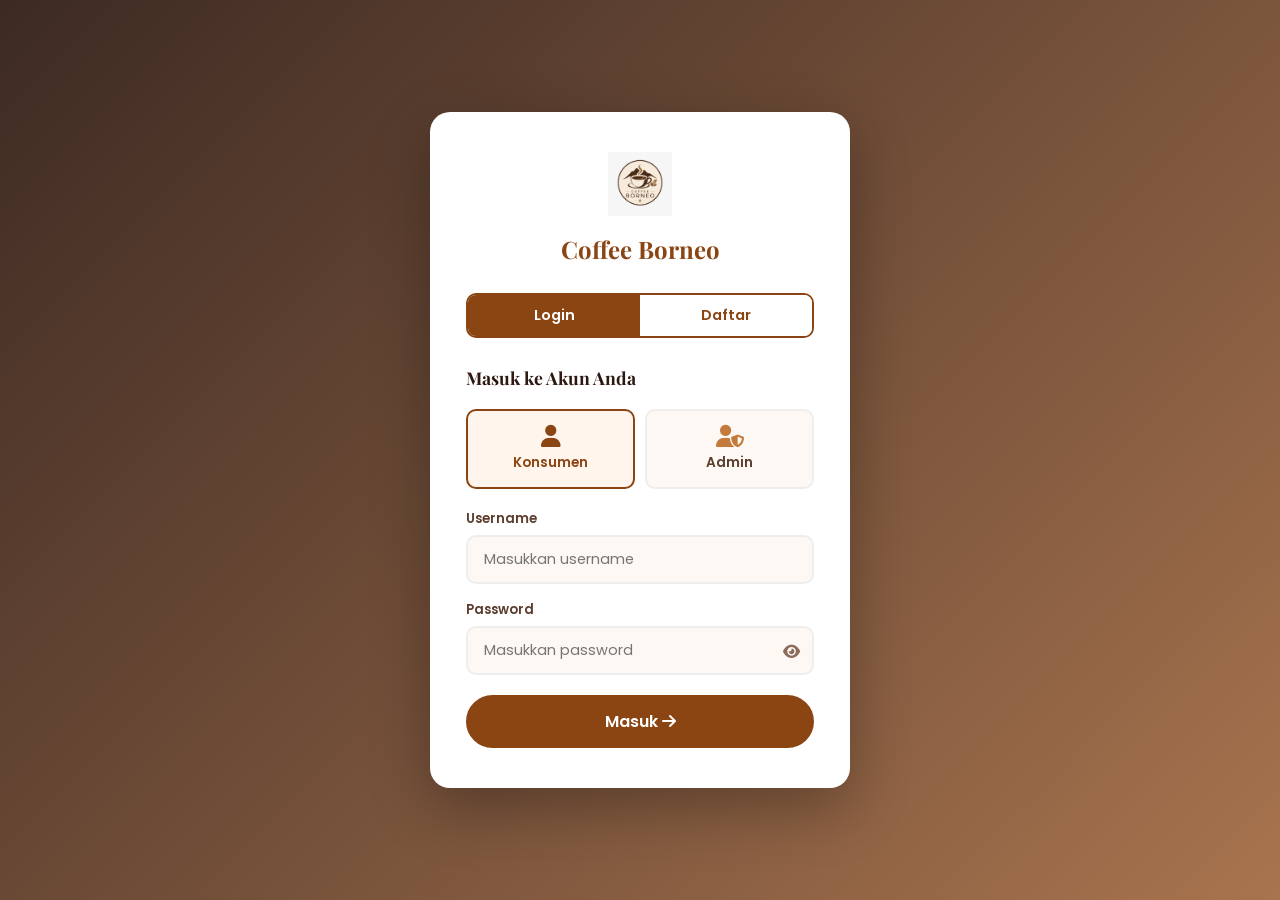
<file: CoffeeShop/admin.html>
<!DOCTYPE html>
<html lang="id">
<head>
  <meta charset="UTF-8" />
  <meta name="viewport" content="width=device-width, initial-scale=1.0" />
  <title>Admin Panel – Warung Ne'Cil</title>
  <link rel="stylesheet" href="assets/css/style.css" />
  <link href="https://fonts.googleapis.com/css2?family=Playfair+Display:wght@600;700&family=Poppins:wght@300;400;500;600&display=swap" rel="stylesheet" />
  <link rel="stylesheet" href="https://cdnjs.cloudflare.com/ajax/libs/font-awesome/6.5.0/css/all.min.css" />
  <style>
    body { background: var(--bg); min-height: 100vh; }

    /* TOPBAR */
    .admin-topbar {
      background: var(--primary); color: white;
      padding: 14px 32px; display: flex; align-items: center; justify-content: space-between;
      position: sticky; top: 0; z-index: 100; box-shadow: 0 2px 12px rgba(0,0,0,0.15);
    }
    .admin-topbar-brand { display: flex; align-items: center; gap: 12px; }
    .admin-topbar-brand img { height: 40px; }
    .admin-topbar-brand span { font-family: 'Playfair Display', serif; font-size: 1.2rem; }
    .admin-topbar-right { display: flex; align-items: center; gap: 16px; }
    .admin-user-info { display: flex; align-items: center; gap: 8px; font-size: 0.9rem; opacity: 0.9; }
    .topbar-logout {
      background: rgba(255,255,255,0.2); border: none; color: white;
      padding: 8px 16px; border-radius: 50px; cursor: pointer;
      font-family: 'Poppins', sans-serif; font-size: 0.85rem; font-weight: 600;
      display: flex; align-items: center; gap: 6px; transition: var(--transition);
    }
    .topbar-logout:hover { background: rgba(255,255,255,0.35); }

    /* LAYOUT */
    .admin-layout { display: grid; grid-template-columns: 260px 1fr; min-height: calc(100vh - 68px); }

    /* SIDEBAR */
    .admin-sidebar {
      background: var(--dark); color: white; padding: 24px 0;
      position: sticky; top: 68px; height: calc(100vh - 68px); overflow-y: auto;
    }
    .sidebar-section { padding: 0 16px; margin-bottom: 8px; }
    .sidebar-label { font-size: 0.7rem; letter-spacing: 2px; text-transform: uppercase; color: rgba(255,255,255,0.4); padding: 8px 12px 4px; }
    .sidebar-item {
      display: flex; align-items: center; gap: 12px;
      padding: 12px 16px; border-radius: var(--radius-sm); cursor: pointer;
      font-size: 0.9rem; color: rgba(255,255,255,0.75); transition: var(--transition);
      border: none; background: none; width: 100%; text-align: left; font-family: 'Poppins', sans-serif;
    }
    .sidebar-item:hover { background: rgba(255,255,255,0.08); color: white; }
    .sidebar-item.active { background: var(--primary); color: white; }
    .sidebar-item i { width: 18px; text-align: center; }

    /* MAIN CONTENT */
    .admin-main { padding: 32px; overflow-y: auto; }

    /* STATS CARDS */
    .stats-grid { display: grid; grid-template-columns: repeat(4, 1fr); gap: 20px; margin-bottom: 32px; }
    .stat-card {
      background: white; border-radius: var(--radius); padding: 24px;
      box-shadow: var(--shadow); display: flex; align-items: center; gap: 16px;
    }
    .stat-icon {
      width: 52px; height: 52px; border-radius: var(--radius-sm);
      display: flex; align-items: center; justify-content: center; font-size: 1.4rem;
    }
    .stat-icon.brown { background: #fff5ec; color: var(--primary); }
    .stat-icon.green { background: #e8f5e9; color: #2e7d32; }
    .stat-icon.blue { background: #e3f2fd; color: #1565c0; }
    .stat-icon.orange { background: #fff3e0; color: #e65100; }
    .stat-info span { font-size: 0.8rem; color: var(--text-light); display: block; margin-bottom: 4px; }
    .stat-info strong { font-size: 1.6rem; font-family: 'Playfair Display', serif; color: var(--dark); }

    /* PANEL SECTIONS */
    .panel-section { display: none; }
    .panel-section.active { display: block; }

    /* CARD */
    .content-card {
      background: white; border-radius: var(--radius); box-shadow: var(--shadow); overflow: hidden;
    }
    .content-card-header {
      padding: 20px 24px; border-bottom: 1px solid #eee;
      display: flex; align-items: center; justify-content: space-between;
    }
    .content-card-header h3 { font-size: 1.1rem; color: var(--dark); display: flex; align-items: center; gap: 10px; }
    .content-card-body { padding: 24px; }

    /* FORM GRID */
    .form-grid { display: grid; grid-template-columns: 1fr 1fr; gap: 16px; }
    .form-grid .full { grid-column: 1 / -1; }
    .field { margin-bottom: 0; }
    .field label { display: block; font-size: 0.82rem; font-weight: 600; color: var(--text); margin-bottom: 6px; }
    .field input, .field select, .field textarea {
      width: 100%; padding: 11px 14px; border: 2px solid #eee; border-radius: var(--radius-sm);
      font-family: 'Poppins', sans-serif; font-size: 0.9rem; color: var(--dark);
      background: var(--bg); transition: var(--transition);
    }
    .field input:focus, .field select:focus, .field textarea:focus { outline: none; border-color: var(--primary); background: white; }
    .form-actions { display: flex; gap: 10px; margin-top: 20px; }

    /* MENU TABLE */
    .menu-toolbar {
      padding: 16px 24px; border-bottom: 1px solid #eee;
      display: flex; align-items: center; gap: 12px; flex-wrap: wrap;
    }
    .menu-cat-tabs { display: flex; gap: 8px; }
    .cat-tab {
      padding: 8px 18px; border-radius: 50px; border: 2px solid #eee;
      background: transparent; cursor: pointer; font-size: 0.85rem; font-weight: 600;
      font-family: 'Poppins', sans-serif; color: var(--text-light); transition: var(--transition);
    }
    .cat-tab.active, .cat-tab:hover { background: var(--primary); border-color: var(--primary); color: white; }
    .search-input-wrap { position: relative; flex: 1; min-width: 200px; }
    .search-input-wrap i { position: absolute; left: 12px; top: 50%; transform: translateY(-50%); color: var(--text-light); }
    .search-input-wrap input {
      width: 100%; padding: 10px 14px 10px 36px; border: 2px solid #eee; border-radius: var(--radius-sm);
      font-family: 'Poppins', sans-serif; font-size: 0.88rem; background: var(--bg);
    }
    .search-input-wrap input:focus { outline: none; border-color: var(--primary); background: white; }
    .filter-select {
      padding: 10px 14px; border: 2px solid #eee; border-radius: var(--radius-sm);
      font-family: 'Poppins', sans-serif; font-size: 0.88rem; background: var(--bg); cursor: pointer;
    }
    .filter-select:focus { outline: none; border-color: var(--primary); }

    .menu-table { width: 100%; border-collapse: collapse; }
    .menu-table th {
      text-align: left; padding: 12px 16px; font-size: 0.78rem; font-weight: 600;
      letter-spacing: 1px; text-transform: uppercase; color: var(--text-light);
      background: var(--bg); border-bottom: 2px solid #eee;
    }
    .menu-table td { padding: 14px 16px; border-bottom: 1px solid #f5f5f5; vertical-align: middle; }
    .menu-table tr:last-child td { border-bottom: none; }
    .menu-table tr:hover td { background: #fafafa; }
    .table-img { width: 48px; height: 48px; border-radius: 8px; object-fit: cover; }
    .table-name { font-weight: 600; font-size: 0.9rem; color: var(--dark); }
    .table-desc { font-size: 0.78rem; color: var(--text-light); margin-top: 2px; max-width: 220px; white-space: nowrap; overflow: hidden; text-overflow: ellipsis; }
    .cat-badge {
      display: inline-flex; align-items: center; gap: 4px;
      padding: 4px 10px; border-radius: 20px; font-size: 0.75rem; font-weight: 600;
    }
    .cat-badge.minuman { background: #e3f2fd; color: #1565c0; }
    .cat-badge.makanan { background: #fff3e0; color: #e65100; }
    .price-text { font-weight: 700; color: var(--primary); font-size: 0.9rem; }
    .badge-pill {
      display: inline-block; padding: 3px 8px; border-radius: 20px;
      font-size: 0.7rem; font-weight: 600; background: var(--primary); color: white;
    }
    .action-btns { display: flex; gap: 6px; }
    .btn-edit, .btn-delete {
      width: 32px; height: 32px; border-radius: 6px; border: none; cursor: pointer;
      display: flex; align-items: center; justify-content: center; font-size: 0.85rem;
      transition: var(--transition);
    }
    .btn-edit { background: #e3f2fd; color: #1565c0; }
    .btn-edit:hover { background: #1565c0; color: white; }
    .btn-delete { background: #fdecea; color: #c62828; }
    .btn-delete:hover { background: #c62828; color: white; }

    /* ADD BUTTON */
    .btn-add {
      display: inline-flex; align-items: center; gap: 8px;
      padding: 10px 20px; background: var(--primary); color: white;
      border: none; border-radius: var(--radius-sm); cursor: pointer;
      font-family: 'Poppins', sans-serif; font-size: 0.88rem; font-weight: 600;
      transition: var(--transition);
    }
    .btn-add:hover { background: var(--primary-dark); }

    /* MODAL FORM */
    .modal-overlay {
      position: fixed; inset: 0; background: rgba(0,0,0,0.5);
      z-index: 500; opacity: 0; pointer-events: none; transition: var(--transition);
    }
    .modal-overlay.active { opacity: 1; pointer-events: all; }
    .modal-box {
      position: fixed; top: 50%; left: 50%; transform: translate(-50%, -60%);
      width: 90%; max-width: 560px; background: white; border-radius: var(--radius);
      z-index: 501; opacity: 0; pointer-events: none;
      transition: var(--transition); box-shadow: 0 20px 60px rgba(0,0,0,0.25);
      max-height: 90vh; overflow-y: auto;
    }
    .modal-box.open { opacity: 1; pointer-events: all; transform: translate(-50%, -50%); }
    .modal-header {
      padding: 20px 24px; border-bottom: 1px solid #eee;
      display: flex; justify-content: space-between; align-items: center;
      position: sticky; top: 0; background: white; z-index: 1;
    }
    .modal-header h3 { font-size: 1.1rem; color: var(--dark); }
    .modal-close { background: none; border: none; font-size: 1.2rem; cursor: pointer; color: var(--text-light); transition: var(--transition); }
    .modal-close:hover { color: var(--primary); }
    .modal-body { padding: 24px; }

    /* USERS TABLE */
    .user-role-badge {
      display: inline-flex; align-items: center; gap: 4px;
      padding: 4px 10px; border-radius: 20px; font-size: 0.75rem; font-weight: 600;
    }
    .user-role-badge.admin { background: #fce4ec; color: #c62828; }
    .user-role-badge.konsumen { background: #e8f5e9; color: #2e7d32; }
    .status-badge {
      display: inline-flex; align-items: center; gap: 4px;
      padding: 4px 10px; border-radius: 20px; font-size: 0.75rem; font-weight: 600;
    }
    .status-badge.aktif { background: #e8f5e9; color: #2e7d32; }
    .status-badge.diblokir { background: #fdecea; color: #c62828; }
    .btn-block { background: #fff3e0; color: #e65100; }
    .btn-block:hover { background: #e65100; color: white; }
    .btn-unblock { background: #e8f5e9; color: #2e7d32; }
    .btn-unblock:hover { background: #2e7d32; color: white; }

    /* EMPTY STATE */
    .empty-state { text-align: center; padding: 60px 20px; color: var(--text-light); }
    .empty-state i { font-size: 3rem; opacity: 0.3; display: block; margin-bottom: 12px; }

    /* TOAST */
    .toast {
      position: fixed; bottom: 32px; left: 50%; transform: translateX(-50%) translateY(100px);
      background: var(--dark); color: white; padding: 14px 28px; border-radius: 50px;
      font-size: 0.9rem; z-index: 9999; transition: var(--transition); opacity: 0;
      display: flex; align-items: center; gap: 10px;
    }
    .toast.show { transform: translateX(-50%) translateY(0); opacity: 1; }

    /* CONFIRM DIALOG */
    .confirm-overlay {
      position: fixed; inset: 0; background: rgba(0,0,0,0.5);
      z-index: 600; opacity: 0; pointer-events: none; transition: var(--transition);
    }
    .confirm-overlay.active { opacity: 1; pointer-events: all; }
    .confirm-box {
      position: fixed; top: 50%; left: 50%; transform: translate(-50%, -60%);
      width: 90%; max-width: 360px; background: white; border-radius: var(--radius);
      z-index: 601; opacity: 0; pointer-events: none;
      transition: var(--transition); box-shadow: 0 20px 60px rgba(0,0,0,0.25);
      padding: 32px 28px; text-align: center;
    }
    .confirm-box.open { opacity: 1; pointer-events: all; transform: translate(-50%, -50%); }
    .confirm-box i { font-size: 2.5rem; color: #e53935; margin-bottom: 16px; display: block; }
    .confirm-box h4 { font-size: 1.1rem; color: var(--dark); margin-bottom: 8px; }
    .confirm-box p { font-size: 0.88rem; color: var(--text-light); margin-bottom: 24px; }
    .confirm-btns { display: flex; gap: 10px; justify-content: center; }
    .btn-cancel-confirm {
      padding: 10px 24px; border: 2px solid #eee; border-radius: 50px;
      background: none; cursor: pointer; font-family: 'Poppins', sans-serif; font-weight: 600;
      transition: var(--transition);
    }
    .btn-cancel-confirm:hover { border-color: #aaa; }
    .btn-confirm-delete {
      padding: 10px 24px; background: #e53935; color: white; border: none; border-radius: 50px;
      cursor: pointer; font-family: 'Poppins', sans-serif; font-weight: 600; transition: var(--transition);
    }
    .btn-confirm-delete:hover { background: #c62828; }

    @media (max-width: 900px) {
      .admin-layout { grid-template-columns: 1fr; }
      .admin-sidebar { position: static; height: auto; display: flex; flex-wrap: wrap; padding: 12px; gap: 4px; }
      .sidebar-label { display: none; }
      .stats-grid { grid-template-columns: 1fr 1fr; }
    }
    @media (max-width: 600px) {
      .stats-grid { grid-template-columns: 1fr; }
      .form-grid { grid-template-columns: 1fr; }
      .admin-main { padding: 16px; }
    }
  </style>
</head>
<body>

  <!-- TOPBAR -->
  <div class="admin-topbar">
    <div class="admin-topbar-brand">
      <img src="assets/img/Logo2.png" alt="Logo">
      <span>Admin Panel</span>
    </div>
    <div class="admin-topbar-right">
      <div style="position:relative" id="adminUserWrap">
        <div class="admin-user-info" onclick="toggleAdminDropdown()" id="adminUserInfo" style="cursor:pointer;padding:6px 12px;border-radius:50px;transition:var(--transition)">
          <i class="fas fa-user-shield"></i>
          <span id="adminUserName">Admin</span>
          <i class="fas fa-chevron-down" style="font-size:0.7rem;opacity:0.7;margin-left:4px"></i>
        </div>
        <div class="user-dropdown" id="adminDropdown">
          <div class="dropdown-info">
            <span>Login sebagai</span>
            <strong id="adminDropdownName"></strong>
          </div>
          <button class="dropdown-item" onclick="openAcctModal(); closeAdminDropdown()">
            <i class="fas fa-user-cog"></i> Pengaturan Akun
          </button>
          <div class="dropdown-divider"></div>
          <button class="dropdown-item danger" onclick="logout()">
            <i class="fas fa-sign-out-alt"></i> Logout
          </button>
        </div>
      </div>
    </div>
  </div>

  <div class="admin-layout">
    <!-- SIDEBAR -->
    <aside class="admin-sidebar">
      <div class="sidebar-section">
        <div class="sidebar-label">Menu</div>
        <button class="sidebar-item active" onclick="showSection('dashboard', this)">
          <i class="fas fa-chart-pie"></i> Dashboard
        </button>
        <button class="sidebar-item" onclick="showSection('menu', this)">
          <i class="fas fa-utensils"></i> Kelola Menu
        </button>
        <button class="sidebar-item" onclick="showSection('users', this)">
          <i class="fas fa-users"></i> Data Pengguna
        </button>
      </div>
    </aside>

    <!-- MAIN -->
    <main class="admin-main">

      <!-- DASHBOARD -->
      <div class="panel-section active" id="section-dashboard">
        <div class="stats-grid">
          <div class="stat-card">
            <div class="stat-icon brown"><i class="fas fa-utensils"></i></div>
            <div class="stat-info"><span>Total Menu</span><strong id="statTotal">0</strong></div>
          </div>
          <div class="stat-card">
            <div class="stat-icon blue"><i class="fas fa-mug-hot"></i></div>
            <div class="stat-info"><span>Minuman</span><strong id="statMinuman">0</strong></div>
          </div>
          <div class="stat-card">
            <div class="stat-icon orange"><i class="fas fa-cookie-bite"></i></div>
            <div class="stat-info"><span>Makanan</span><strong id="statMakanan">0</strong></div>
          </div>
          <div class="stat-card">
            <div class="stat-icon green"><i class="fas fa-users"></i></div>
            <div class="stat-info"><span>Pengguna</span><strong id="statUsers">0</strong></div>
          </div>
        </div>

        <div class="content-card">
          <div class="content-card-header">
            <h3><i class="fas fa-list"></i> Menu Terbaru</h3>
          </div>
          <div class="content-card-body" style="padding:0">
            <table class="menu-table" id="dashRecentTable"></table>
          </div>
        </div>
      </div>

      <!-- KELOLA MENU -->
      <div class="panel-section" id="section-menu">
        <div class="content-card">
          <div class="content-card-header">
            <h3><i class="fas fa-utensils"></i> Daftar Menu (<span id="menuCountBadge">0</span>)</h3>
            <button class="btn-add" onclick="openMenuModal()">
              <i class="fas fa-plus"></i> Tambah Menu
            </button>
          </div>
          <div class="menu-toolbar">
            <div class="menu-cat-tabs">
              <button class="cat-tab active" id="tabAll">Semua</button>
              <button class="cat-tab" id="tabMinuman">☕ Minuman</button>
              <button class="cat-tab" id="tabMakanan">🍟 Makanan</button>
            </div>
            <div class="search-input-wrap">
              <i class="fas fa-search"></i>
              <input type="text" id="menuSearch" placeholder="Cari nama menu..." oninput="renderMenuTable()" />
            </div>
          </div>
          <div style="overflow-x:auto">
            <table class="menu-table" id="menuTable">
              <thead>
                <tr>
                  <th>Gambar</th>
                  <th>Nama Menu</th>
                  <th>Kategori</th>
                  <th>Harga</th>
                  <th>Badge</th>
                  <th>Aksi</th>
                </tr>
              </thead>
              <tbody id="menuTableBody"></tbody>
            </table>
          </div>
        </div>
      </div>

      <!-- DATA PENGGUNA -->
      <div class="panel-section" id="section-users">
        <div class="content-card">
          <div class="content-card-header">
            <h3><i class="fas fa-users"></i> Data Pengguna (<span id="userCountBadge">0</span>)</h3>
          </div>
          <div style="overflow-x:auto">
            <table class="menu-table" id="usersTable">
              <thead>
                <tr>
                  <th>Nama</th>
                  <th>Username</th>
                  <th>Role</th>
                  <th>Status</th>
                  <th>Aksi</th>
                </tr>
              </thead>
              <tbody id="usersTableBody"></tbody>
            </table>
          </div>
        </div>
      </div>

    </main>
  </div>

  <!-- MODAL TAMBAH/EDIT MENU -->
  <div class="modal-overlay" id="menuModalOverlay" onclick="closeMenuModal()"></div>
  <div class="modal-box" id="menuModal">
    <div class="modal-header">
      <h3 id="menuModalTitle">Tambah Menu Baru</h3>
      <button class="modal-close" onclick="closeMenuModal()"><i class="fas fa-times"></i></button>
    </div>
    <div class="modal-body">
      <input type="hidden" id="editId" />
      <div class="form-grid">
        <div class="field">
          <label>Nama Menu</label>
          <input type="text" id="fName" placeholder="Nama makanan/minuman" />
        </div>
        <div class="field">
          <label>Kategori</label>
          <select id="fCat">
            <option value="minuman">☕ Minuman</option>
            <option value="makanan">🍟 Makanan Ringan</option>
          </select>
        </div>
        <div class="field">
          <label>Harga (Rp)</label>
          <input type="number" id="fPrice" placeholder="Contoh: 15000" min="0" />
        </div>
        <div class="field">
          <label>Badge (opsional)</label>
          <input type="text" id="fBadge" placeholder="Contoh: Baru, Terlaris" />
        </div>
        <div class="field full">
          <label>Deskripsi</label>
          <input type="text" id="fDesc" placeholder="Deskripsi singkat menu" />
        </div>
        <div class="field full">
          <label>URL Gambar (opsional)</label>
          <input type="text" id="fImg" placeholder="https://..." />
        </div>
      </div>
      <div class="form-actions">
        <button class="btn-add" onclick="saveMenu()"><i class="fas fa-save"></i> Simpan</button>
        <button class="btn-cancel-confirm" onclick="closeMenuModal()">Batal</button>
      </div>
    </div>
  </div>

  <!-- CONFIRM DELETE -->
  <div class="confirm-overlay" id="confirmOverlay"></div>
  <div class="confirm-box" id="confirmBox">
    <i class="fas fa-trash-alt"></i>
    <h4>Hapus Menu?</h4>
    <p id="confirmMsg">Menu ini akan dihapus permanen.</p>
    <div class="confirm-btns">
      <button class="btn-cancel-confirm" onclick="closeConfirm()">Batal</button>
      <button class="btn-confirm-delete" onclick="doDelete()">Hapus</button>
    </div>
  </div>

  <!-- ACCOUNT MODAL -->
  <div class="acct-overlay" id="acctOverlay" onclick="closeAcctModal()"></div>
  <div class="acct-modal" id="acctModal">
    <div class="acct-header">
      <h3><i class="fas fa-user-cog"></i> Pengaturan Akun</h3>
      <button class="acct-close" onclick="closeAcctModal()"><i class="fas fa-times"></i></button>
    </div>
    <div class="acct-body">
      <div class="acct-avatar"><i class="fas fa-user-shield"></i></div>
      <div class="acct-name" id="acctName"></div>
      <div class="acct-role" id="acctRole"></div>
      <div class="acct-info-row"><i class="fas fa-user"></i> <span id="acctUsername"></span></div>
      <div class="acct-info-row"><i class="fas fa-shield-alt"></i> <span id="acctRoleInfo"></span></div>
    </div>
    <div class="acct-footer">
      <button class="btn-delete-acct" onclick="deleteAccount()">
        <i class="fas fa-trash-alt"></i> Hapus Akun Saya
      </button>
    </div>
  </div>

  <div class="toast" id="toast"></div>

  <script src="assets/js/admin.js"></script>
  <script>
    document.getElementById('adminDropdownName').textContent = JSON.parse(localStorage.getItem('wn_session')||'{}').name || '';
    function toggleAdminDropdown() {
      document.getElementById('adminDropdown').classList.toggle('open');
    }
    function closeAdminDropdown() {
      document.getElementById('adminDropdown').classList.remove('open');
    }
    document.addEventListener('click', e => {
      const wrap = document.getElementById('adminUserWrap');
      if (wrap && !wrap.contains(e.target)) closeAdminDropdown();
    });
  </script>
</body>
</html>
</file>
<file: CoffeeShop/assets/css/style.css>
/* ===== RESET & BASE ===== */
*, *::before, *::after { margin: 0; padding: 0; box-sizing: border-box; }

:root {
  --primary: #8B4513;
  --primary-dark: #6B3410;
  --primary-light: #C47A3A;
  --accent: #D4A853;
  --accent2: #E8C87A;
  --bg: #FDF8F3;
  --bg2: #F5EDE0;
  --dark: #2C1810;
  --dark2: #4A2C1A;
  --text: #5C3D2E;
  --text-light: #8B6B5A;
  --white: #FFFFFF;
  --shadow: 0 4px 20px rgba(139, 69, 19, 0.12);
  --shadow-hover: 0 8px 32px rgba(139, 69, 19, 0.22);
  --radius: 16px;
  --radius-sm: 8px;
  --transition: all 0.3s ease;
}

html { scroll-behavior: smooth; }
body { font-family: 'Poppins', sans-serif; background: var(--bg); color: var(--text); overflow-x: hidden; }

h1, h2, h3 { font-family: 'Playfair Display', serif; }
a { text-decoration: none; color: inherit; }

.container { max-width: 1200px; margin: 0 auto; padding: 0 24px; }

/* ===== NAVBAR ===== */
.navbar {
  position: fixed; top: 0; left: 0; right: 0; z-index: 1000;
  display: flex; align-items: center; justify-content: space-between;
  padding: 18px 48px;
  background: transparent;
  transition: var(--transition);
}
.navbar.scrolled {
  background: rgba(255, 248, 235, 0.97);
  backdrop-filter: blur(12px);
  padding: 12px 48px;
  box-shadow: var(--shadow);
}
.nav-brand {
  display: flex; align-items: center; gap: 10px;
  font-family: 'Playfair Display', serif;
  font-size: 1.5rem; font-weight: 700;
  color: var(--white);
  transition: var(--transition);
}
.navbar.scrolled .nav-brand { color: var(--primary); }
.nav-brand i { font-size: 1.6rem; color: var(--accent); }

.nav-links { display: flex; gap: 36px; list-style: none; }
.nav-links a {
  color: rgba(255,255,255,0.9); font-size: 0.9rem; font-weight: 500;
  transition: var(--transition); position: relative; padding-bottom: 4px;
}
.nav-links a::after {
  content: ''; position: absolute; bottom: 0; left: 0;
  width: 0; height: 2px; background: var(--accent);
  transition: var(--transition);
}
.nav-links a:hover::after { width: 100%; }
.nav-links a:hover { color: var(--accent); }
.navbar.scrolled .nav-links a { color: var(--text); }
.navbar.scrolled .nav-links a:hover { color: var(--primary); }

.nav-right { display: flex; align-items: center; gap: 16px; }
.cart-btn {
  position: relative; background: var(--accent); border: none;
  width: 42px; height: 42px; border-radius: 50%; cursor: pointer;
  display: flex; align-items: center; justify-content: center;
  color: var(--dark); font-size: 1rem; transition: var(--transition);
}
.cart-btn:hover { transform: scale(1.1); background: var(--primary-light); }
.cart-count {
  position: absolute; top: -4px; right: -4px;
  background: #e74c3c; color: white;
  width: 18px; height: 18px; border-radius: 50%;
  font-size: 0.65rem; font-weight: 700;
  display: flex; align-items: center; justify-content: center;
}
.hamburger { display: none; flex-direction: column; gap: 5px; cursor: pointer; }
.hamburger span { display: block; width: 26px; height: 2px; background: var(--white); border-radius: 2px; transition: var(--transition); }
.navbar.scrolled .hamburger span { background: var(--dark); }

/* ===== USER DROPDOWN ===== */
.nav-user { position: relative; }
.nav-user-info {
  display: flex; align-items: center; gap: 8px;
  cursor: pointer; padding: 6px 12px; border-radius: 50px;
  transition: var(--transition); user-select: none;
  font-size: 0.88rem; font-weight: 500;
  color: rgba(255,255,255,0.9);
}
.nav-user-info:hover { background: rgba(255,255,255,0.15); }
.navbar.scrolled .nav-user-info { color: var(--text); }
.navbar.scrolled .nav-user-info:hover { background: var(--bg2); }
.nav-user-info i { font-size: 0.9rem; }
.nav-user-info .chevron { font-size: 0.7rem; opacity: 0.7; transition: transform 0.2s; }
.nav-user-info.open .chevron { transform: rotate(180deg); }
.nav-logout-btn {
  background: none; border: none; cursor: pointer;
  color: inherit; font-size: 1rem; padding: 6px 8px;
  border-radius: 50%; transition: var(--transition); display: flex; align-items: center;
}
.nav-logout-btn:hover { background: rgba(255,255,255,0.15); color: var(--accent); }
.navbar.scrolled .nav-logout-btn:hover { background: var(--bg2); color: var(--primary); }

.user-dropdown {
  position: absolute; top: calc(100% + 8px); right: 0;
  background: white; border-radius: var(--radius-sm);
  box-shadow: 0 8px 32px rgba(0,0,0,0.15); min-width: 180px;
  overflow: hidden; opacity: 0; pointer-events: none;
  transform: translateY(-8px); transition: var(--transition); z-index: 999;
}
.user-dropdown.open { opacity: 1; pointer-events: all; transform: translateY(0); }
.dropdown-info {
  padding: 14px 16px; border-bottom: 1px solid #eee;
  background: var(--bg);
}
.dropdown-info span { display: block; font-size: 0.75rem; color: var(--text-light); }
.dropdown-info strong { font-size: 0.9rem; color: var(--dark); }
.dropdown-item {
  display: flex; align-items: center; gap: 10px;
  padding: 12px 16px; font-size: 0.88rem; color: var(--text);
  cursor: pointer; transition: var(--transition); border: none;
  background: none; width: 100%; text-align: left; font-family: 'Poppins', sans-serif;
}
.dropdown-item:hover { background: var(--bg); color: var(--primary); }
.dropdown-item.danger { color: #c62828; }
.dropdown-item.danger:hover { background: #fdecea; }
.dropdown-item i { width: 16px; text-align: center; font-size: 0.85rem; }
.dropdown-divider { height: 1px; background: #eee; }

/* ===== ACCOUNT MODAL ===== */
.acct-overlay {
  position: fixed; inset: 0; background: rgba(0,0,0,0.5);
  z-index: 4000; opacity: 0; pointer-events: none; transition: var(--transition);
}
.acct-overlay.active { opacity: 1; pointer-events: all; }
.acct-modal {
  position: fixed; top: 50%; left: 50%; transform: translate(-50%, -60%);
  width: 90%; max-width: 380px; background: white; border-radius: var(--radius);
  z-index: 4001; opacity: 0; pointer-events: none;
  transition: var(--transition); box-shadow: 0 20px 60px rgba(0,0,0,0.25);
}
.acct-modal.open { opacity: 1; pointer-events: all; transform: translate(-50%, -50%); }
.acct-header {
  padding: 18px 20px; border-bottom: 1px solid #eee;
  display: flex; justify-content: space-between; align-items: center;
}
.acct-header h3 { font-size: 1rem; color: var(--dark); display: flex; align-items: center; gap: 8px; }
.acct-close { background: none; border: none; font-size: 1.1rem; cursor: pointer; color: var(--text-light); transition: var(--transition); }
.acct-close:hover { color: var(--primary); }
.acct-body { padding: 20px; }
.acct-avatar {
  width: 60px; height: 60px; border-radius: 50%;
  background: var(--primary); color: white;
  display: flex; align-items: center; justify-content: center;
  font-size: 1.6rem; margin: 0 auto 16px;
}
.acct-name { text-align: center; font-size: 1.1rem; font-weight: 700; color: var(--dark); margin-bottom: 4px; }
.acct-role { text-align: center; font-size: 0.8rem; color: var(--text-light); margin-bottom: 20px; }
.acct-info-row {
  display: flex; align-items: center; gap: 10px;
  padding: 10px 14px; background: var(--bg); border-radius: var(--radius-sm);
  margin-bottom: 8px; font-size: 0.88rem; color: var(--text);
}
.acct-info-row i { color: var(--primary); width: 16px; text-align: center; }
.acct-footer { padding: 16px 20px; border-top: 1px solid #eee; }
.btn-delete-acct {
  width: 100%; padding: 12px; background: #fdecea; color: #c62828;
  border: 2px solid #f5c6cb; border-radius: var(--radius-sm);
  font-family: 'Poppins', sans-serif; font-size: 0.88rem; font-weight: 600;
  cursor: pointer; transition: var(--transition);
  display: flex; align-items: center; justify-content: center; gap: 8px;
}
.btn-delete-acct:hover { background: #c62828; color: white; border-color: #c62828; }

/* ===== HERO ===== */
.hero {
  min-height: 100vh; position: relative;
  display: flex; align-items: center; justify-content: center;
  background: url('https://images.unsplash.com/photo-1442512595331-e89e73853f31?w=1600') center/cover no-repeat;
  text-align: center; overflow: hidden;
}
.hero-overlay {
  position: absolute; inset: 0;
  background: linear-gradient(135deg, rgba(44,24,16,0.85) 0%, rgba(139,69,19,0.6) 100%);
}
.hero-content { position: relative; z-index: 2; max-width: 700px; padding: 0 24px; }
.hero-sub { font-size: 1rem; color: var(--accent2); font-weight: 500; letter-spacing: 3px; text-transform: uppercase; margin-bottom: 12px; }
.hero-title {
  font-size: clamp(3rem, 8vw, 6rem); color: var(--white);
  line-height: 1.1; margin-bottom: 20px;
  text-shadow: 0 4px 20px rgba(0,0,0,0.3);
}
.hero-title span { color: var(--accent); }
.hero-desc { font-size: 1.1rem; color: rgba(255,255,255,0.85); line-height: 1.7; margin-bottom: 40px; }
.hero-btns { display: flex; gap: 16px; justify-content: center; flex-wrap: wrap; }

.btn {
  display: inline-flex; align-items: center; gap: 8px;
  padding: 14px 32px; border-radius: 50px; font-size: 0.95rem;
  font-weight: 600; font-family: 'Poppins', sans-serif;
  cursor: pointer; border: none; transition: var(--transition);
}
.btn-primary { background: var(--primary); color: var(--white); }
.btn-primary:hover { background: var(--primary-dark); transform: translateY(-2px); box-shadow: 0 8px 24px rgba(139,69,19,0.4); }
.btn-outline { background: transparent; color: var(--white); border: 2px solid var(--accent); }
.btn-outline:hover { background: var(--accent); color: var(--dark); transform: translateY(-2px); }

.hero-scroll {
  position: absolute; bottom: 32px; left: 50%; transform: translateX(-50%);
  color: rgba(255,255,255,0.7); text-align: center; font-size: 0.75rem;
  letter-spacing: 2px; animation: bounce 2s infinite; z-index: 2;
}
.hero-scroll i { display: block; margin-top: 4px; }
@keyframes bounce { 0%,100%{transform:translateX(-50%) translateY(0)} 50%{transform:translateX(-50%) translateY(8px)} }

/* ===== SECTION COMMON ===== */
.section-header { text-align: center; margin-bottom: 56px; }
.section-label {
  display: inline-block; font-size: 0.8rem; font-weight: 600; letter-spacing: 3px;
  text-transform: uppercase; color: var(--primary); background: var(--bg2);
  padding: 6px 18px; border-radius: 20px; margin-bottom: 14px;
}
.section-header h2 { font-size: clamp(1.8rem, 4vw, 2.8rem); color: var(--dark); margin-bottom: 14px; }
.section-desc { color: var(--text-light); font-size: 1rem; max-width: 500px; margin: 0 auto; line-height: 1.7; }

/* ===== ABOUT ===== */
.about { padding: 100px 0; background: var(--white); }
.about-grid { display: grid; grid-template-columns: 1fr 1fr; gap: 80px; align-items: center; }
.about-img-wrap { position: relative; }
.about-img-box { position: relative; }
.about-img-main {
  width: 100%; height: 480px; border-radius: 24px;
  box-shadow: var(--shadow-hover);
}
.about-badge {
  position: absolute; bottom: -20px; right: -20px;
  background: var(--primary); color: white;
  padding: 20px 28px; border-radius: var(--radius); text-align: center;
  box-shadow: var(--shadow);
}
.badge-num { display: block; font-size: 2rem; font-weight: 700; font-family: 'Playfair Display', serif; }
.badge-txt { font-size: 0.8rem; opacity: 0.85; }

.about-text .section-label { margin-bottom: 12px; }
.about-text h2 { font-size: 2.4rem; color: var(--dark); margin-bottom: 20px; line-height: 1.2; }
.about-text p { color: var(--text-light); line-height: 1.8; margin-bottom: 36px; }
.about-stats { display: flex; gap: 36px; }
.stat span { font-family: 'Playfair Display', serif; font-size: 2rem; font-weight: 700; color: var(--primary); display: block; }
.stat p { font-size: 0.85rem; color: var(--text-light); }

/* ===== MENU ===== */
.menu-section { padding: 100px 0; background: var(--bg); }
.menu-tabs { display: flex; gap: 12px; justify-content: center; margin-bottom: 48px; flex-wrap: wrap; }
.tab-btn {
  padding: 10px 28px; border-radius: 50px; border: 2px solid #ddd;
  background: transparent; cursor: pointer; font-size: 0.9rem; font-weight: 500;
  font-family: 'Poppins', sans-serif; color: var(--text-light);
  transition: var(--transition);
}
.tab-btn.active, .tab-btn:hover { background: var(--primary); border-color: var(--primary); color: white; }

.menu-grid {
  display: grid; grid-template-columns: repeat(auto-fill, minmax(260px, 1fr));
  gap: 28px;
}
.menu-card {
  background: var(--white); border-radius: var(--radius);
  overflow: hidden; box-shadow: var(--shadow);
  transition: var(--transition); cursor: pointer;
}
.menu-card:hover { transform: translateY(-8px); box-shadow: var(--shadow-hover); }
.card-img {
  width: 100%; height: 200px; object-fit: cover;
  display: block; transition: var(--transition);
}
.menu-card:hover .card-img { transform: scale(1.05); }
.card-img-wrap { overflow: hidden; position: relative; }
.card-badge {
  position: absolute; top: 12px; left: 12px;
  background: var(--primary); color: white;
  font-size: 0.7rem; font-weight: 600; padding: 4px 10px; border-radius: 20px;
}
.card-body { padding: 20px; }
.card-cat { font-size: 0.75rem; color: var(--primary); font-weight: 600; letter-spacing: 1px; text-transform: uppercase; margin-bottom: 6px; }
.card-name { font-family: 'Playfair Display', serif; font-size: 1.1rem; color: var(--dark); margin-bottom: 8px; }
.card-desc { font-size: 0.82rem; color: var(--text-light); line-height: 1.6; margin-bottom: 16px; }
.card-footer { display: flex; align-items: center; justify-content: space-between; }
.card-price { font-size: 1.1rem; font-weight: 700; color: var(--primary); }
.add-btn {
  width: 36px; height: 36px; border-radius: 50%;
  background: var(--primary); color: white; border: none;
  font-size: 1.2rem; cursor: pointer; display: flex; align-items: center; justify-content: center;
  transition: var(--transition);
}
.add-btn:hover { background: var(--primary-dark); transform: rotate(90deg) scale(1.1); }

/* ===== GALLERY ===== */
.gallery { padding: 100px 0; background: var(--white); }
.gallery-grid {
  display: grid;
  grid-template-columns: repeat(3, 1fr);
  grid-template-rows: repeat(2, 220px);
  gap: 16px;
}
.gallery-item { border-radius: var(--radius); overflow: hidden; transition: var(--transition); cursor: pointer; }
.gallery-item:hover { transform: scale(1.02); box-shadow: var(--shadow-hover); }
.gallery-item.large { grid-column: 1 / 2; grid-row: 1 / 3; }

/* ===== TESTIMONIAL ===== */
.testimonial { padding: 100px 0; background: linear-gradient(135deg, var(--primary) 0%, var(--primary-dark) 100%); }
.testimonial .section-label { background: rgba(255,255,255,0.15); color: var(--accent2); }
.testimonial h2 { color: var(--white); }
.testi-grid { display: grid; grid-template-columns: repeat(3, 1fr); gap: 28px; }
.testi-card {
  background: rgba(255,255,255,0.1); backdrop-filter: blur(10px);
  border: 1px solid rgba(255,255,255,0.15);
  padding: 32px; border-radius: var(--radius); color: white;
  transition: var(--transition);
}
.testi-card:hover { background: rgba(255,255,255,0.18); transform: translateY(-4px); }
.stars { font-size: 1.2rem; color: var(--accent2); margin-bottom: 16px; }
.testi-card p { font-size: 0.92rem; line-height: 1.7; opacity: 0.9; margin-bottom: 20px; font-style: italic; }
.testi-author { font-size: 0.85rem; font-weight: 600; opacity: 0.8; }

/* ===== CONTACT ===== */
.contact { padding: 100px 0; background: var(--bg); }
.contact-grid { display: grid; grid-template-columns: 1fr 1.5fr; gap: 60px; align-items: start; }
.info-item { display: flex; gap: 16px; margin-bottom: 28px; align-items: flex-start; }
.info-item i {
  width: 44px; height: 44px; min-width: 44px;
  background: var(--primary); color: white;
  border-radius: var(--radius-sm); display: flex; align-items: center; justify-content: center;
  font-size: 1rem; margin-top: 4px;
}
.info-item h4 { font-size: 0.9rem; color: var(--dark); margin-bottom: 4px; }
.info-item p { font-size: 0.88rem; color: var(--text-light); line-height: 1.5; }
.social-links { display: flex; gap: 12px; margin-top: 8px; }
.social-links a {
  width: 42px; height: 42px; border-radius: 50%;
  background: var(--primary); color: white;
  display: flex; align-items: center; justify-content: center;
  font-size: 1rem; transition: var(--transition);
}
.social-links a:hover { background: var(--accent); color: var(--dark); transform: translateY(-3px); }

.contact-form { background: var(--white); padding: 40px; border-radius: var(--radius); box-shadow: var(--shadow); }
.contact-form h3 { font-size: 1.5rem; color: var(--dark); margin-bottom: 28px; }
.form-row { display: grid; grid-template-columns: 1fr 1fr; gap: 16px; margin-bottom: 16px; }
.contact-form input, .contact-form textarea {
  width: 100%; padding: 14px 18px; border: 2px solid #eee; border-radius: var(--radius-sm);
  font-family: 'Poppins', sans-serif; font-size: 0.9rem; color: var(--dark);
  background: var(--bg); transition: var(--transition); margin-bottom: 16px;
}
.contact-form input:focus, .contact-form textarea:focus { outline: none; border-color: var(--primary); background: white; }
.contact-form textarea { resize: vertical; }

/* ===== FOOTER ===== */
.footer { background: var(--dark); color: rgba(255,255,255,0.8); padding: 64px 0 0; }
.footer-grid { display: grid; grid-template-columns: 2fr 1fr 1fr 2fr; gap: 48px; padding-bottom: 48px; }
.brand-logo { font-family: 'Playfair Display', serif; font-size: 1.4rem; color: white; margin-bottom: 14px; }
.brand-logo i { color: var(--accent); }
.footer-brand p { font-size: 0.88rem; line-height: 1.7; opacity: 0.7; }
.footer-links h4 { color: white; margin-bottom: 18px; font-size: 1rem; }
.footer-links ul { list-style: none; }
.footer-links li { margin-bottom: 10px; }
.footer-links a { font-size: 0.88rem; opacity: 0.7; transition: var(--transition); }
.footer-links a:hover { opacity: 1; color: var(--accent); padding-left: 6px; }
.footer-newsletter h4 { color: white; margin-bottom: 14px; }
.footer-newsletter p { font-size: 0.85rem; opacity: 0.7; margin-bottom: 18px; line-height: 1.6; }
.newsletter-form { display: flex; gap: 8px; }
.newsletter-form input {
  flex: 1; padding: 12px 16px; border-radius: var(--radius-sm);
  border: 1px solid rgba(255,255,255,0.15);
  background: rgba(255,255,255,0.08); color: white; font-size: 0.85rem;
  font-family: 'Poppins', sans-serif;
}
.newsletter-form input::placeholder { color: rgba(255,255,255,0.4); }
.newsletter-form input:focus { outline: none; border-color: var(--accent); }
.newsletter-form button {
  padding: 12px 18px; background: var(--primary); border: none; border-radius: var(--radius-sm);
  color: white; cursor: pointer; transition: var(--transition); font-size: 1rem;
}
.newsletter-form button:hover { background: var(--primary-light); }
.footer-bottom {
  border-top: 1px solid rgba(255,255,255,0.1);
  padding: 24px 0; text-align: center; font-size: 0.85rem; opacity: 0.6;
}

/* ===== CART SIDEBAR ===== */
.cart-overlay {
  position: fixed; inset: 0; background: rgba(0,0,0,0.5);
  z-index: 2000; opacity: 0; pointer-events: none; transition: var(--transition);
}
.cart-overlay.active { opacity: 1; pointer-events: all; }
.cart-sidebar {
  position: fixed; top: 0; right: -420px; width: 380px; height: 100vh;
  background: white; z-index: 2001; transition: var(--transition);
  display: flex; flex-direction: column; box-shadow: -8px 0 32px rgba(0,0,0,0.15);
}
.cart-sidebar.open { right: 0; }
.cart-header {
  padding: 20px 24px; border-bottom: 1px solid #eee;
  display: flex; justify-content: space-between; align-items: center;
}
.cart-header h3 { font-size: 1.2rem; color: var(--dark); display: flex; align-items: center; gap: 10px; }
.cart-header button { background: none; border: none; font-size: 1.2rem; cursor: pointer; color: var(--text-light); transition: var(--transition); }
.cart-header button:hover { color: var(--primary); }
.cart-items { flex: 1; overflow-y: auto; padding: 16px; }
.cart-empty { text-align: center; padding: 60px 20px; color: var(--text-light); }
.cart-empty i { font-size: 3rem; margin-bottom: 12px; opacity: 0.4; display: block; }
.cart-item {
  display: flex; gap: 14px; align-items: center;
  padding: 14px; background: var(--bg); border-radius: var(--radius-sm);
  margin-bottom: 12px;
}
.cart-item-info { flex: 1; }
.cart-item-name { font-weight: 600; font-size: 0.9rem; color: var(--dark); }
.cart-item-price { font-size: 0.85rem; color: var(--primary); font-weight: 600; }
.cart-item-controls { display: flex; align-items: center; gap: 8px; }
.qty-btn {
  width: 28px; height: 28px; border-radius: 50%; border: none;
  background: var(--primary); color: white; cursor: pointer; font-size: 1rem;
  display: flex; align-items: center; justify-content: center; transition: var(--transition);
}
.qty-btn:hover { background: var(--primary-dark); }
.qty-num { font-weight: 700; font-size: 0.95rem; min-width: 20px; text-align: center; }
.cart-footer { padding: 20px 24px; border-top: 1px solid #eee; }
.cart-total { display: flex; justify-content: space-between; align-items: center; margin-bottom: 16px; font-size: 1rem; }
.cart-total strong { font-size: 1.3rem; color: var(--primary); }

/* ===== SERVICE MODAL ===== */
.service-overlay {
  position: fixed; inset: 0; background: rgba(0,0,0,0.5);
  z-index: 3000; opacity: 0; pointer-events: none; transition: var(--transition);
}
.service-overlay.active { opacity: 1; pointer-events: all; }
.service-modal {
  position: fixed; top: 50%; left: 50%; transform: translate(-50%, -60%);
  width: 90%; max-width: 420px; background: white; border-radius: var(--radius);
  z-index: 3001; opacity: 0; pointer-events: none;
  transition: var(--transition); box-shadow: 0 20px 60px rgba(0,0,0,0.25);
}
.service-modal.open { opacity: 1; pointer-events: all; transform: translate(-50%, -50%); }
.service-header {
  padding: 20px 24px; border-bottom: 1px solid #eee;
  display: flex; justify-content: space-between; align-items: center;
}
.service-header h3 { font-size: 1.1rem; color: var(--dark); display: flex; align-items: center; gap: 10px; }
.service-header button { background: none; border: none; font-size: 1.1rem; cursor: pointer; color: var(--text-light); transition: var(--transition); }
.service-header button:hover { color: var(--primary); }
.service-body { padding: 20px 24px; }
.service-subtitle { text-align: center; color: var(--text-light); margin-bottom: 24px; font-size: 0.9rem; }
.service-options { display: flex; flex-direction: column; gap: 12px; }
.service-opt {
  display: flex; align-items: center; gap: 16px;
  padding: 18px; border: 2px solid #eee; border-radius: var(--radius-sm);
  background: var(--bg); cursor: pointer; transition: var(--transition);
}
.service-opt:hover { border-color: var(--primary); background: #fff5ec; }
.service-opt-icon {
  width: 48px; height: 48px; background: var(--primary); color: white;
  border-radius: 50%; display: flex; align-items: center; justify-content: center;
  font-size: 1.2rem;
}
.service-opt-icon.delivery { background: #e74c3c; }
.service-opt-info { flex: 1; }
.service-opt-info strong { display: block; font-size: 1rem; color: var(--dark); margin-bottom: 4px; }
.service-opt-info span { font-size: 0.85rem; color: var(--text-light); }
.service-arrow { color: var(--text-light); font-size: 1rem; }

/* ===== DELIVERY MODAL ===== */
.delivery-overlay {
  position: fixed; inset: 0; background: rgba(0,0,0,0.5);
  z-index: 3000; opacity: 0; pointer-events: none; transition: var(--transition);
}
.delivery-overlay.active { opacity: 1; pointer-events: all; }
.delivery-modal {
  position: fixed; top: 50%; left: 50%; transform: translate(-50%, -60%);
  width: 90%; max-width: 500px; max-height: 90vh; overflow-y: auto;
  background: white; border-radius: var(--radius);
  z-index: 3001; opacity: 0; pointer-events: none;
  transition: var(--transition); box-shadow: 0 20px 60px rgba(0,0,0,0.25);
}
.delivery-modal.open { opacity: 1; pointer-events: all; transform: translate(-50%, -50%); }
.delivery-header {
  padding: 16px 20px; border-bottom: 1px solid #eee;
  display: flex; align-items: center; gap: 12px;
}
.back-btn {
  width: 36px; height: 36px; background: var(--bg2); border: none;
  border-radius: 50%; cursor: pointer; display: flex; align-items: center; justify-content: center;
  color: var(--text); transition: var(--transition);
}
.back-btn:hover { background: var(--primary); color: white; }
.delivery-header h3 { font-size: 1rem; color: var(--dark); display: flex; align-items: center; gap: 8px; flex: 1; }
.delivery-header > button { background: none; border: none; font-size: 1.1rem; cursor: pointer; color: var(--text-light); transition: var(--transition); }
.delivery-header > button:hover { color: var(--primary); }
.delivery-body { padding: 20px; }

.map-wrap {
  position: relative; border-radius: var(--radius-sm); overflow: hidden;
  margin-bottom: 20px; height: 240px;
}
#deliveryMap { width: 100%; height: 100%; }
.map-pin-center {
  position: absolute; top: 50%; left: 50%; transform: translate(-50%, -50%);
  color: var(--primary); font-size: 1.8rem; z-index: 1000;
  pointer-events: none; text-shadow: 0 2px 8px rgba(0,0,0,0.3);
}

.delivery-info-form { }
.distance-box {
  display: flex; gap: 16px; margin-bottom: 20px;
  padding: 16px; background: var(--bg2); border-radius: var(--radius-sm);
}
.dist-item { display: flex; align-items: center; gap: 10px; flex: 1; }
.dist-item i { font-size: 1.1rem; color: var(--primary); }
.dist-item span { font-size: 0.75rem; color: var(--text-light); display: block; }
.dist-item strong { font-size: 0.9rem; color: var(--dark); }

.form-field { margin-bottom: 16px; }
.form-field label {
  display: block; font-size: 0.85rem; font-weight: 600; color: var(--text);
  margin-bottom: 6px; display: flex; align-items: center; gap: 8px;
}
.form-field label .required { color: var(--primary); font-size: 0.75rem; font-weight: 500; }
.form-field input {
  width: 100%; padding: 12px 16px; border: 2px solid #eee; border-radius: var(--radius-sm);
  font-family: 'Poppins', sans-serif; font-size: 0.9rem; color: var(--dark);
  background: var(--bg); transition: var(--transition);
}
.form-field input:focus { outline: none; border-color: var(--primary); background: white; }
.delivery-footer { padding: 20px; border-top: 1px solid #eee; }

/* ===== STATUS MODAL ===== */
.status-overlay {
  position: fixed; inset: 0; background: rgba(0,0,0,0.5);
  z-index: 3000; opacity: 0; pointer-events: none; transition: var(--transition);
}
.status-overlay.active { opacity: 1; pointer-events: all; }
.status-modal {
  position: fixed; top: 50%; left: 50%; transform: translate(-50%, -60%);
  width: 90%; max-width: 420px; background: white; border-radius: var(--radius);
  z-index: 3001; opacity: 0; pointer-events: none;
  transition: var(--transition); box-shadow: 0 20px 60px rgba(0,0,0,0.25);
}
.status-modal.open { opacity: 1; pointer-events: all; transform: translate(-50%, -50%); }
.status-header {
  padding: 20px 24px; border-bottom: 1px solid #eee;
  text-align: center;
}
.status-header h3 { font-size: 1.1rem; color: var(--dark); display: flex; align-items: center; gap: 10px; justify-content: center; }
.status-body { padding: 24px; text-align: center; }
.status-icon-wrap {
  width: 80px; height: 80px; margin: 0 auto 20px; border-radius: 50%;
  display: flex; align-items: center; justify-content: center;
  font-size: 2rem; transition: var(--transition);
}
.status-icon-wrap.processing { background: #fff3cd; color: #856404; }
.status-icon-wrap.ready { background: #d4edda; color: #155724; }
.status-icon-wrap.otw { background: #d1ecf1; color: #0c5460; }
.status-icon-wrap.arrived { background: #d4edda; color: #155724; }
.status-message { font-size: 1.1rem; color: var(--dark); margin-bottom: 20px; font-weight: 600; }
.status-items { text-align: left; }
.status-items h5 { font-size: 0.9rem; color: var(--text); margin-bottom: 12px; }
.status-item {
  display: flex; align-items: center; gap: 12px;
  padding: 10px; background: var(--bg); border-radius: var(--radius-sm);
  margin-bottom: 8px;
}
.status-item img { width: 40px; height: 40px; border-radius: 6px; object-fit: cover; }
.status-item p { font-size: 0.9rem; font-weight: 600; color: var(--dark); margin: 0; }
.status-item span { font-size: 0.8rem; color: var(--text-light); }
.status-detail { margin-top: 16px; }
.status-badge {
  display: inline-flex; align-items: center; gap: 6px;
  padding: 6px 12px; border-radius: 20px; font-size: 0.8rem; font-weight: 600;
}
.status-badge.dine-in { background: #e8f5e9; color: #2e7d32; }
.status-badge.delivery { background: #fff3e0; color: #f57c00; }
.status-info-rows { margin-top: 12px; }
.sinfo-row {
  display: flex; align-items: center; gap: 8px; margin-bottom: 6px;
  font-size: 0.85rem; color: var(--text-light);
}
.sinfo-row i { color: var(--primary); width: 16px; }
.arrived-note {
  display: flex; align-items: center; gap: 8px; justify-content: center;
  margin-top: 16px; padding: 12px; background: #d4edda; color: #155724;
  border-radius: var(--radius-sm); font-size: 0.85rem; font-weight: 600;
}
.status-footer { padding: 20px 24px; border-top: 1px solid #eee; }
.payment-overlay {
  position: fixed; inset: 0; background: rgba(0,0,0,0.55);
  z-index: 3000; opacity: 0; pointer-events: none; transition: var(--transition);
}
.payment-overlay.active { opacity: 1; pointer-events: all; }
.payment-modal {
  position: fixed; top: 50%; left: 50%; transform: translate(-50%, -60%);
  width: 90%; max-width: 460px; background: white; border-radius: var(--radius);
  z-index: 3001; opacity: 0; pointer-events: none;
  transition: var(--transition); box-shadow: 0 20px 60px rgba(0,0,0,0.25);
}
.payment-modal.open { opacity: 1; pointer-events: all; transform: translate(-50%, -50%); }
.payment-header {
  padding: 20px 24px; border-bottom: 1px solid #eee;
  display: flex; justify-content: space-between; align-items: center;
}
.payment-header h3 { font-size: 1.1rem; color: var(--dark); display: flex; align-items: center; gap: 10px; }
.payment-header button { background: none; border: none; font-size: 1.1rem; cursor: pointer; color: var(--text-light); transition: var(--transition); }
.payment-header button:hover { color: var(--primary); }
.payment-body { padding: 20px 24px; }
.payment-label { font-size: 0.75rem; font-weight: 600; letter-spacing: 2px; text-transform: uppercase; color: var(--text-light); margin: 0 0 12px; }
.payment-label + .payment-label { margin-top: 20px; }
.payment-options { display: grid; grid-template-columns: repeat(2, 1fr); gap: 10px; margin-bottom: 8px; }
.payment-opt { cursor: pointer; }
.payment-opt input { display: none; }
.payment-card {
  display: flex; flex-direction: column; align-items: center; justify-content: center; gap: 8px;
  padding: 14px 10px; border: 2px solid #eee; border-radius: var(--radius-sm);
  transition: var(--transition); background: var(--bg);
}
.payment-card img { height: 28px; object-fit: contain; max-width: 90px; }
.payment-card span { font-size: 0.78rem; font-weight: 600; color: var(--text); }
.payment-opt input:checked + .payment-card { border-color: var(--primary); background: #fff5ec; }
.payment-opt:hover .payment-card { border-color: var(--primary-light); }
.payment-upload-section { padding: 0 24px 24px; }
.upload-area {
  display: block; border: 2px dashed var(--primary-light); border-radius: var(--radius-sm);
  cursor: pointer; overflow: hidden; transition: var(--transition); background: var(--bg);
}
.upload-area:hover { border-color: var(--primary); background: var(--bg2); }
.upload-area input { display: none; }
.upload-placeholder {
  display: flex; flex-direction: column; align-items: center; justify-content: center;
  gap: 8px; padding: 32px 16px; color: var(--text-light); text-align: center;
}
.upload-placeholder i { font-size: 2rem; color: var(--primary-light); }
.upload-placeholder span { font-size: 0.88rem; font-weight: 500; }
.upload-placeholder small { font-size: 0.75rem; opacity: 0.7; }
.validasi-status {
  margin-top: 12px; padding: 12px 14px; border-radius: var(--radius-sm);
  font-size: 0.85rem; line-height: 1.6;
  display: flex; flex-direction: column; gap: 4px;
}
.validasi-status i { margin-right: 6px; }
.validasi-status.loading { background: #fff8e1; color: #b8860b; border-left: 4px solid #f0c040; }
.validasi-status.success { background: #e8f5e9; color: #2e7d32; border-left: 4px solid #43a047; }
.validasi-status.error { background: #fdecea; color: #c62828; border-left: 4px solid #e53935; }

  display: flex; align-items: center; gap: 14px;
  background: var(--bg2); border-radius: var(--radius-sm);
  padding: 14px 16px; margin-top: 16px;
  border-left: 4px solid var(--primary);
}
.payment-info-box i { font-size: 1.4rem; color: var(--primary); }
.payment-info-box div { display: flex; flex-direction: column; gap: 2px; }
.payment-info-box p { font-size: 0.78rem; color: var(--text-light); margin: 0; }
.payment-info-box strong { font-size: 1.15rem; color: var(--dark); letter-spacing: 1px; }
.payment-info-box span { font-size: 0.78rem; color: var(--text-light); }
.cart-action-btns { display: flex; gap: 10px; }
.cart-action-btns .btn { flex: 1; justify-content: center; font-size: 0.85rem; padding: 12px 10px; }

/* ===== ONGKIR INFO BOX ===== */
.ongkir-info-box {
  background: var(--bg2); border-radius: var(--radius-sm);
  padding: 16px; margin-bottom: 20px;
}
.ongkir-row {
  display: flex; justify-content: space-between; align-items: center;
  padding: 8px 0; font-size: 0.9rem;
}
.ongkir-row:not(:last-child) { border-bottom: 1px solid #eee; }
.ongkir-row.total {
  border-top: 2px solid var(--primary); padding-top: 12px;
  font-weight: 700; color: var(--primary); font-size: 1rem;
}
.ongkir-row span { display: flex; align-items: center; gap: 6px; color: var(--text); }
.ongkir-row strong { color: var(--dark); }

.btn-outline-dark {
  background: transparent; color: var(--dark); border: 2px solid #ddd;
  font-weight: 600; font-family: 'Poppins', sans-serif;
  cursor: pointer; border-radius: 50px; transition: var(--transition);
  display: inline-flex; align-items: center; gap: 8px;
}
.btn-outline-dark:hover { border-color: #25D366; color: #25D366; }
.toast {
  position: fixed; bottom: 32px; left: 50%; transform: translateX(-50%) translateY(100px);
  background: var(--dark); color: white; padding: 14px 28px; border-radius: 50px;
  font-size: 0.9rem; z-index: 9999; transition: var(--transition); opacity: 0;
  display: flex; align-items: center; gap: 10px;
}
.toast.show { transform: translateX(-50%) translateY(0); opacity: 1; }

/* ===== RESPONSIVE ===== */
@media (max-width: 1024px) {
  .footer-grid { grid-template-columns: 1fr 1fr; }
  .about-grid { gap: 48px; }
}
@media (max-width: 768px) {
  .navbar { padding: 16px 24px; }
  .navbar.scrolled { padding: 12px 24px; }
  .nav-links { 
    display: none; flex-direction: column; gap: 0;
    position: absolute; top: 100%; left: 0; right: 0;
    background: rgba(255,248,235,0.98); backdrop-filter: blur(12px);
    padding: 16px 0; box-shadow: var(--shadow);
  }
  .nav-links.open { display: flex; }
  .nav-links a { padding: 12px 24px; color: var(--text); display: block; }
  .hamburger { display: flex; }
  .about-grid { grid-template-columns: 1fr; gap: 40px; }
  .about-img-main { height: 320px; }
  .about-badge { right: 0; bottom: -16px; }
  .testi-grid { grid-template-columns: 1fr; }
  .contact-grid { grid-template-columns: 1fr; }
  .gallery-grid { grid-template-columns: 1fr 1fr; grid-template-rows: auto; }
  .gallery-item.large { grid-column: 1 / 3; grid-row: auto; height: 240px; }
  .gallery-item { height: 160px; }
  .footer-grid { grid-template-columns: 1fr; gap: 32px; }
  .form-row { grid-template-columns: 1fr; }
  .cart-sidebar { width: 100%; right: -100%; }
}
@media (max-width: 480px) {
  .about-stats { flex-direction: column; gap: 20px; }
  .hero-btns { flex-direction: column; align-items: center; }
  .menu-grid { grid-template-columns: 1fr; }
}
</file>
